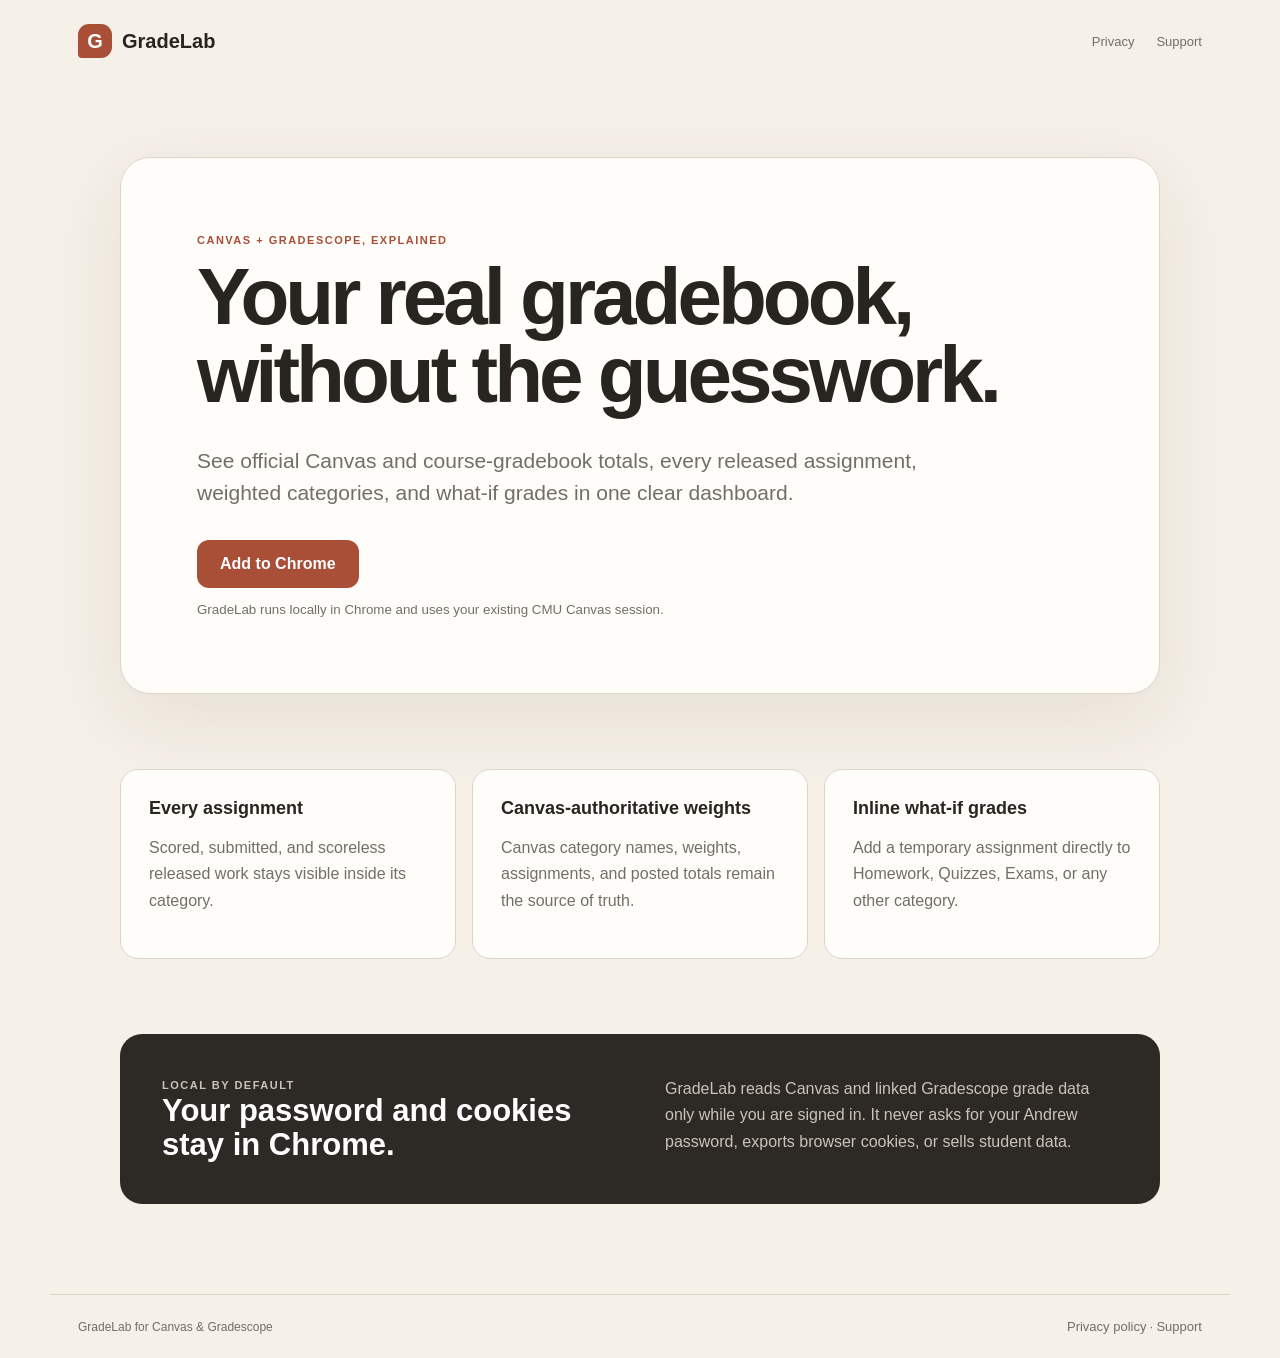
<file: index.html>
<!doctype html>
<html lang="en">
<head>
  <meta charset="utf-8">
  <meta name="viewport" content="width=device-width,initial-scale=1">
  <title>GradeLab for Canvas &amp; Gradescope</title>
  <meta name="description" content="A Canvas-first gradebook that combines official Canvas categories and weights with supplemental Gradescope scores.">
  <link rel="canonical" href="https://kimiyashar.github.io/gradelab/">
  <meta property="og:title" content="GradeLab for Canvas &amp; Gradescope">
  <meta property="og:description" content="Know exactly how every released assignment affects your grade.">
  <meta property="og:url" content="https://kimiyashar.github.io/gradelab/">
  <meta property="og:type" content="website">
  <link rel="stylesheet" href="styles.css">
  <script type="application/ld+json">{"@context":"https://schema.org","@type":"SoftwareApplication","name":"GradeLab for Canvas & Gradescope","applicationCategory":"EducationalApplication","operatingSystem":"Chrome","description":"A Canvas-first gradebook that combines official Canvas categories and weights with supplemental Gradescope scores.","url":"https://kimiyashar.github.io/gradelab/"}</script>
</head>
<body>
  <header><a class="brand" href="./"><span>G</span>GradeLab</a><nav><a href="privacy.html">Privacy</a><a href="support.html">Support</a></nav></header>
  <main>
    <section class="hero">
      <p class="eyebrow">CANVAS + GRADESCOPE, EXPLAINED</p>
      <h1>Your real gradebook,<br>without the guesswork.</h1>
      <p class="lede">See official Canvas and course-gradebook totals, every released assignment, weighted categories, and what-if grades in one clear dashboard.</p>
      <a class="cta" href="https://chromewebstore.google.com/detail/jbmdmnlgjpbhlkgmgeglmpnodiccbcen">Add to Chrome</a>
      <small>GradeLab runs locally in Chrome and uses your existing CMU Canvas session.</small>
    </section>
    <section class="features">
      <article><b>Every assignment</b><p>Scored, submitted, and scoreless released work stays visible inside its category.</p></article>
      <article><b>Canvas-authoritative weights</b><p>Canvas category names, weights, assignments, and posted totals remain the source of truth.</p></article>
      <article><b>Inline what-if grades</b><p>Add a temporary assignment directly to Homework, Quizzes, Exams, or any other category.</p></article>
    </section>
    <aside class="ad-slot" data-ad-slot="home-after-features" data-ad-state="disabled" aria-label="Sponsored content" hidden></aside>
    <section class="privacy-callout"><div><p class="eyebrow">LOCAL BY DEFAULT</p><h2>Your password and cookies stay in Chrome.</h2></div><p>GradeLab reads Canvas and linked Gradescope grade data only while you are signed in. It never asks for your Andrew password, exports browser cookies, or sells student data.</p></section>
  </main>
  <footer><span>GradeLab for Canvas &amp; Gradescope</span><span><a href="privacy.html">Privacy policy</a> · <a href="support.html">Support</a></span></footer>
  <script src="ads-config.js"></script>
  <script src="ads.js"></script>
</body>
</html>
</file>
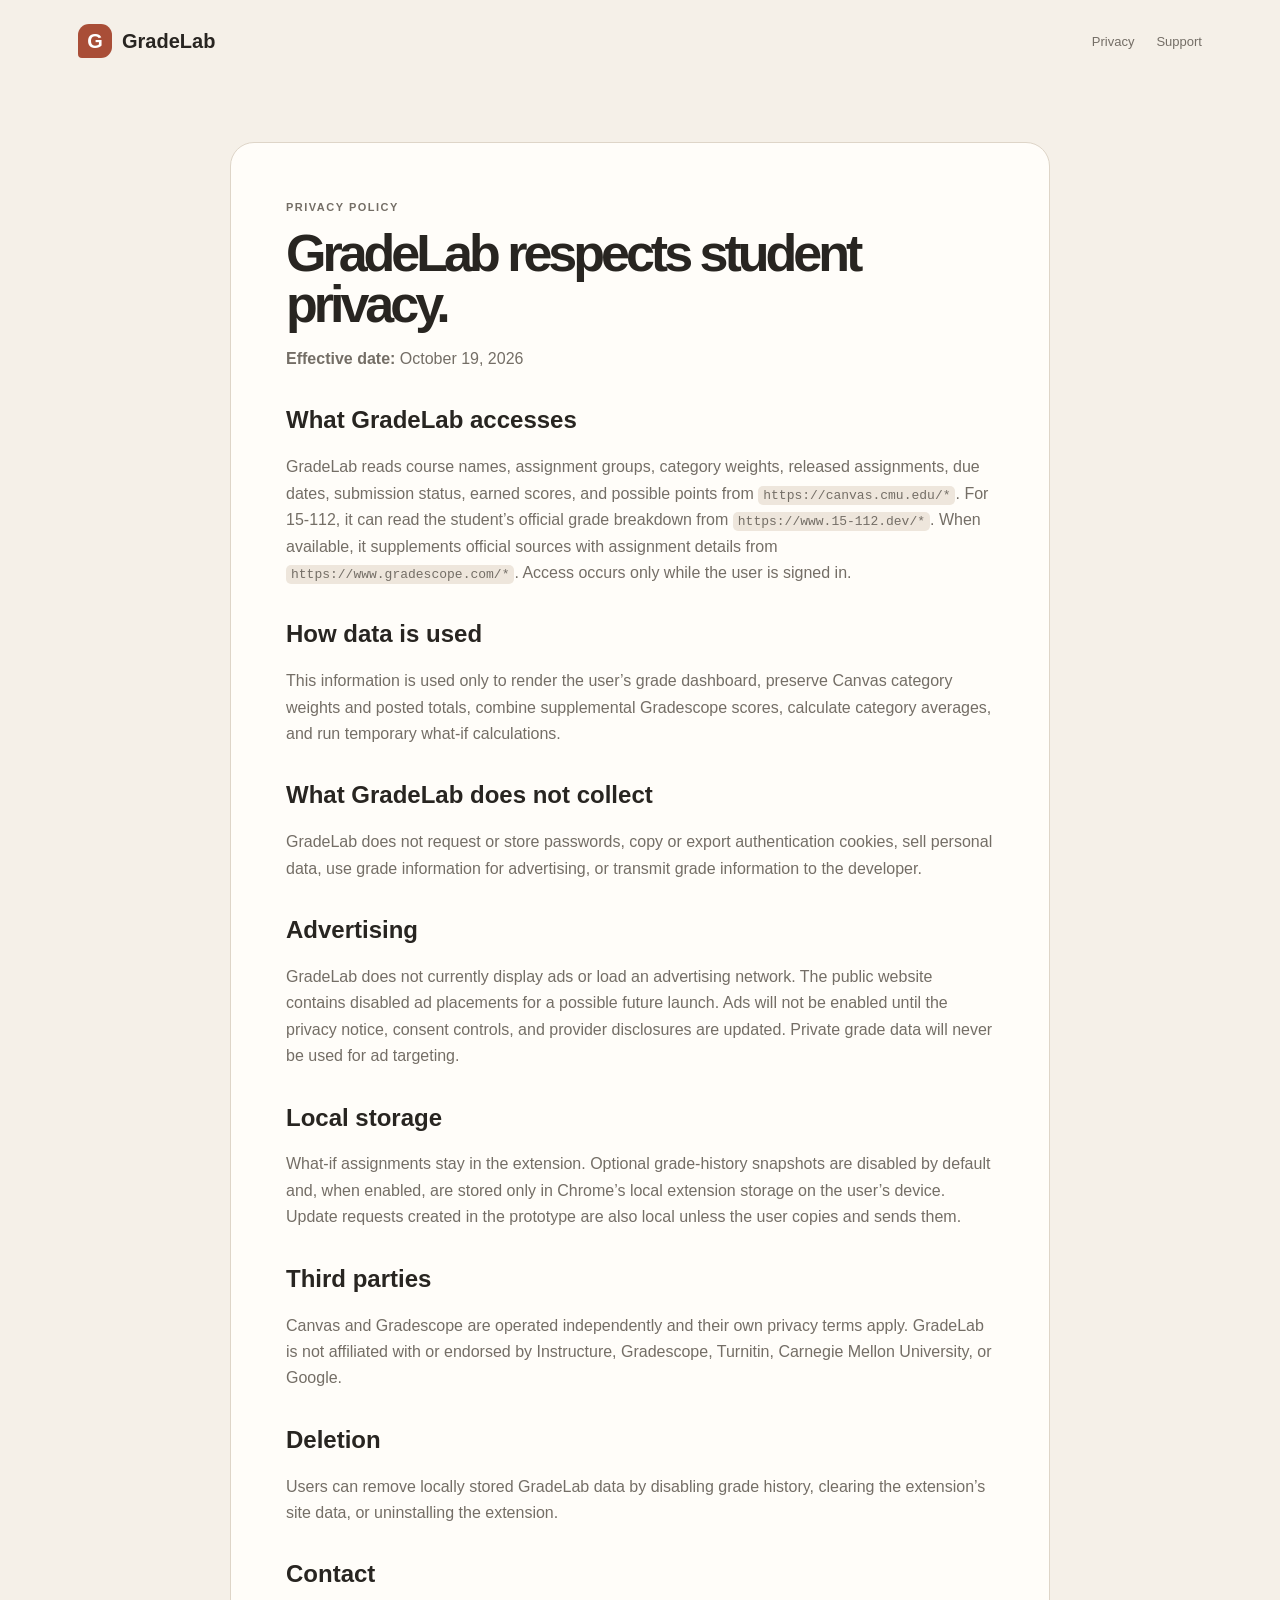
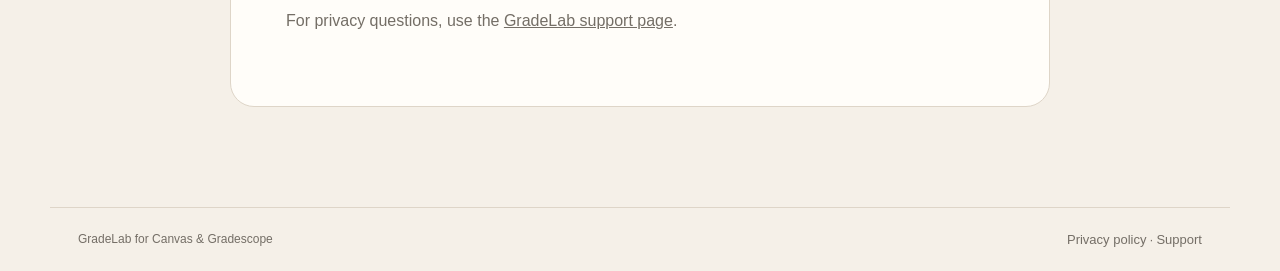
<file: privacy.html>
<!doctype html><html lang="en"><head><meta charset="utf-8"><meta name="viewport" content="width=device-width,initial-scale=1"><title>Privacy Policy · GradeLab</title><meta name="description" content="Privacy policy for GradeLab for Canvas and Gradescope."><link rel="canonical" href="https://kimiyashar.github.io/gradelab/privacy.html"><link rel="stylesheet" href="styles.css"></head><body><header><a class="brand" href="./"><span>G</span>GradeLab</a><nav><a href="privacy.html">Privacy</a><a href="support.html">Support</a></nav></header><main class="document"><p class="eyebrow">PRIVACY POLICY</p><h1>GradeLab respects student privacy.</h1><p><strong>Effective date:</strong> October 19, 2026</p><h2>What GradeLab accesses</h2><p>GradeLab reads course names, assignment groups, category weights, released assignments, due dates, submission status, earned scores, and possible points from <code>https://canvas.cmu.edu/*</code>. For 15-112, it can read the student’s official grade breakdown from <code>https://www.15-112.dev/*</code>. When available, it supplements official sources with assignment details from <code>https://www.gradescope.com/*</code>. Access occurs only while the user is signed in.</p><h2>How data is used</h2><p>This information is used only to render the user’s grade dashboard, preserve Canvas category weights and posted totals, combine supplemental Gradescope scores, calculate category averages, and run temporary what-if calculations.</p><h2>What GradeLab does not collect</h2><p>GradeLab does not request or store passwords, copy or export authentication cookies, sell personal data, use grade information for advertising, or transmit grade information to the developer.</p><h2>Advertising</h2><p>GradeLab does not currently display ads or load an advertising network. The public website contains disabled ad placements for a possible future launch. Ads will not be enabled until the privacy notice, consent controls, and provider disclosures are updated. Private grade data will never be used for ad targeting.</p><h2>Local storage</h2><p>What-if assignments stay in the extension. Optional grade-history snapshots are disabled by default and, when enabled, are stored only in Chrome’s local extension storage on the user’s device. Update requests created in the prototype are also local unless the user copies and sends them.</p><h2>Third parties</h2><p>Canvas and Gradescope are operated independently and their own privacy terms apply. GradeLab is not affiliated with or endorsed by Instructure, Gradescope, Turnitin, Carnegie Mellon University, or Google.</p><h2>Deletion</h2><p>Users can remove locally stored GradeLab data by disabling grade history, clearing the extension’s site data, or uninstalling the extension.</p><h2>Contact</h2><p>For privacy questions, use the <a href="support.html">GradeLab support page</a>.</p></main><footer><span>GradeLab for Canvas &amp; Gradescope</span><span><a href="privacy.html">Privacy policy</a> · <a href="support.html">Support</a></span></footer></body></html>
</file>
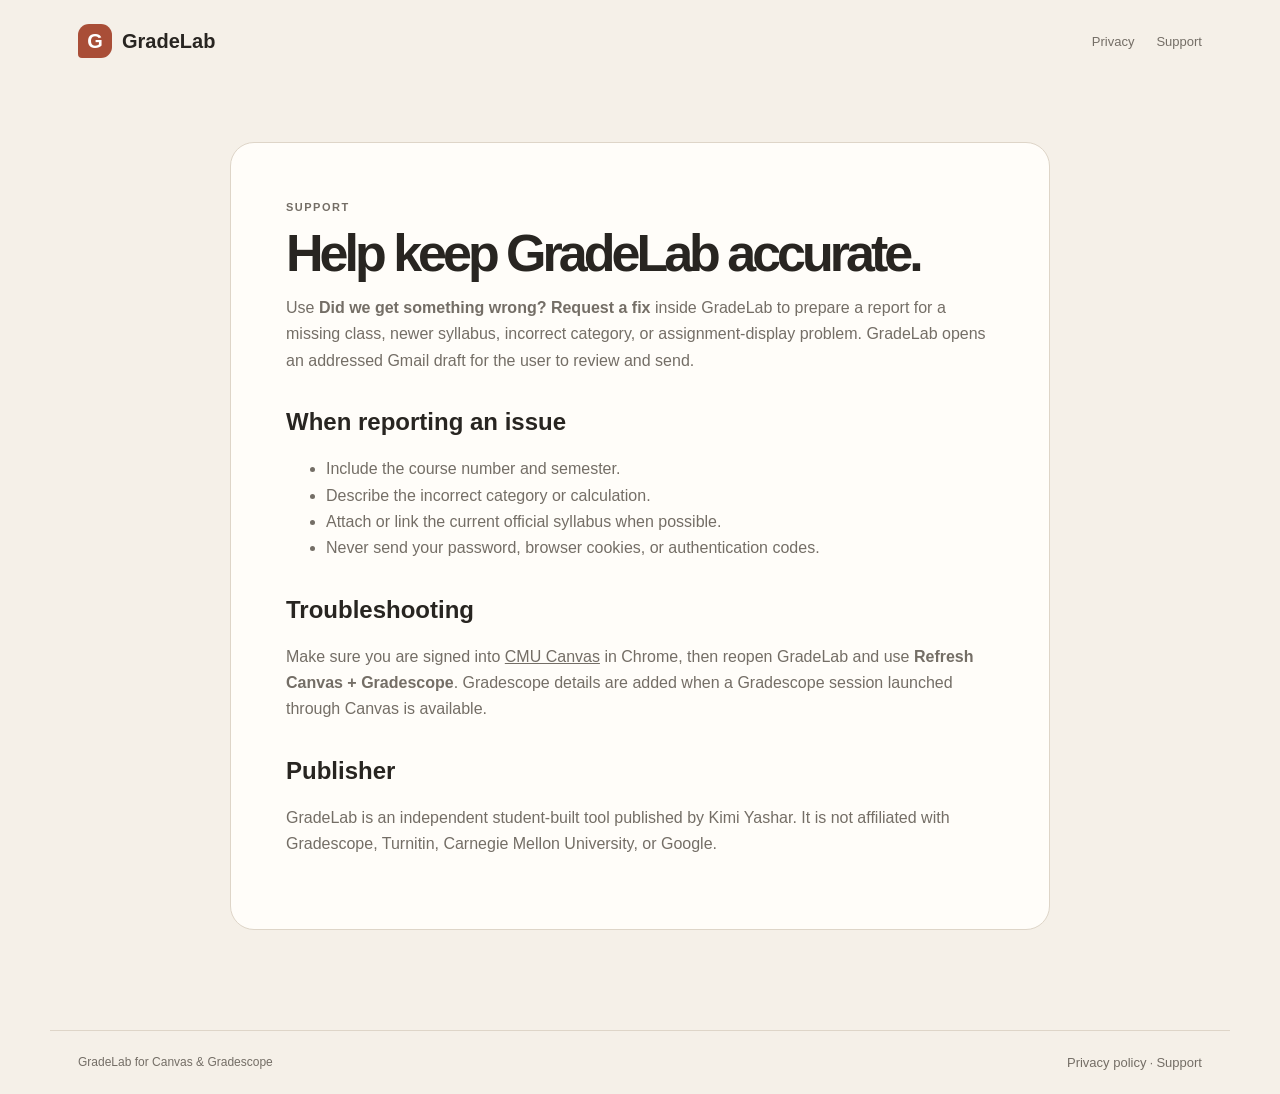
<file: support.html>
<!doctype html><html lang="en"><head><meta charset="utf-8"><meta name="viewport" content="width=device-width,initial-scale=1"><title>Support · GradeLab</title><meta name="description" content="Support and syllabus update requests for GradeLab."><link rel="canonical" href="https://kimiyashar.github.io/gradelab/support.html"><link rel="stylesheet" href="styles.css"></head><body><header><a class="brand" href="./"><span>G</span>GradeLab</a><nav><a href="privacy.html">Privacy</a><a href="support.html">Support</a></nav></header><main class="document"><p class="eyebrow">SUPPORT</p><h1>Help keep GradeLab accurate.</h1><p>Use <strong>Did we get something wrong? Request a fix</strong> inside GradeLab to prepare a report for a missing class, newer syllabus, incorrect category, or assignment-display problem. GradeLab opens an addressed Gmail draft for the user to review and send.</p><h2>When reporting an issue</h2><ul><li>Include the course number and semester.</li><li>Describe the incorrect category or calculation.</li><li>Attach or link the current official syllabus when possible.</li><li>Never send your password, browser cookies, or authentication codes.</li></ul><h2>Troubleshooting</h2><p>Make sure you are signed into <a href="https://canvas.cmu.edu/">CMU Canvas</a> in Chrome, then reopen GradeLab and use <strong>Refresh Canvas + Gradescope</strong>. Gradescope details are added when a Gradescope session launched through Canvas is available.</p><h2>Publisher</h2><p>GradeLab is an independent student-built tool published by Kimi Yashar. It is not affiliated with Gradescope, Turnitin, Carnegie Mellon University, or Google.</p></main><footer><span>GradeLab for Canvas &amp; Gradescope</span><span><a href="privacy.html">Privacy policy</a> · <a href="support.html">Support</a></span></footer></body></html>
</file>
<file: styles.css>
:root{--cream:#f5f0e8;--paper:#fffdf9;--ink:#282521;--muted:#746e66;--line:#ded5c8;--rust:#a94e37;--dark:#2d2a26;font-family:-apple-system,BlinkMacSystemFont,"Segoe UI",sans-serif;color:var(--ink);background:var(--cream)}.ad-slot[hidden]{display:none!important}.ad-slot{max-width:1040px;min-height:110px;margin:0 auto 36px;padding:18px;border:1px solid var(--line);border-radius:18px;background:var(--paper)}.ad-slot>span{display:block;margin-bottom:8px;color:var(--muted);font-size:10px;text-align:center;text-transform:uppercase;letter-spacing:1.2px}*{box-sizing:border-box}body{margin:0;min-height:100vh}a{color:inherit}header,footer{max-width:1180px;margin:auto;padding:24px 28px;display:flex;align-items:center;justify-content:space-between}.brand{display:flex;align-items:center;gap:10px;font-size:20px;font-weight:800;text-decoration:none}.brand span{display:grid;place-items:center;width:34px;height:34px;border-radius:11px 11px 11px 4px;background:var(--rust);color:white}nav{display:flex;gap:22px}nav a,footer a{color:var(--muted);font-size:13px;text-decoration:none}.hero{max-width:1040px;margin:75px auto;padding:76px;border:1px solid var(--line);border-radius:30px;background:var(--paper);box-shadow:0 25px 80px #57412617}.eyebrow{margin:0 0 12px;color:var(--rust);font-size:11px;font-weight:850;letter-spacing:1.5px}.hero h1,.document h1{margin:0;font-size:clamp(44px,7vw,80px);line-height:.98;letter-spacing:-4px}.lede{max-width:720px;margin:30px 0;color:var(--muted);font-size:21px;line-height:1.55}.cta{display:inline-block;padding:15px 23px;border-radius:12px;background:var(--rust);color:#fff;font-weight:800;text-decoration:none}.hero small{display:block;margin-top:14px;color:var(--muted)}.features{max-width:1040px;margin:0 auto 75px;display:grid;grid-template-columns:repeat(3,1fr);gap:16px}.features article{padding:28px;border:1px solid var(--line);border-radius:18px;background:var(--paper)}.features b{font-size:18px}.features p,.privacy-callout p,.document p,.document li{color:var(--muted);line-height:1.65}.privacy-callout{max-width:1040px;margin:0 auto 90px;padding:42px;display:grid;grid-template-columns:1fr 1fr;gap:50px;border-radius:22px;background:var(--dark);color:#fff}.privacy-callout h2{margin:0;font-size:31px;line-height:1.1}.privacy-callout p{margin:0;color:#cbc3b9}.document{max-width:820px;margin:60px auto 100px;padding:55px;border:1px solid var(--line);border-radius:24px;background:var(--paper)}.document h1{font-size:52px}.document h2{margin-top:34px}.document code{padding:2px 5px;border-radius:5px;background:#eee6dc}footer{border-top:1px solid var(--line);color:var(--muted);font-size:12px}@media(max-width:760px){.hero{margin:30px 16px;padding:38px 26px}.hero h1,.document h1{letter-spacing:-2px}.features{margin:0 16px 45px;grid-template-columns:1fr}.privacy-callout{margin:0 16px 50px;padding:30px;grid-template-columns:1fr}.document{margin:25px 16px;padding:30px}header,footer{padding:20px 18px}footer{gap:20px;align-items:flex-start}.hero h1{font-size:48px}}
</file>
